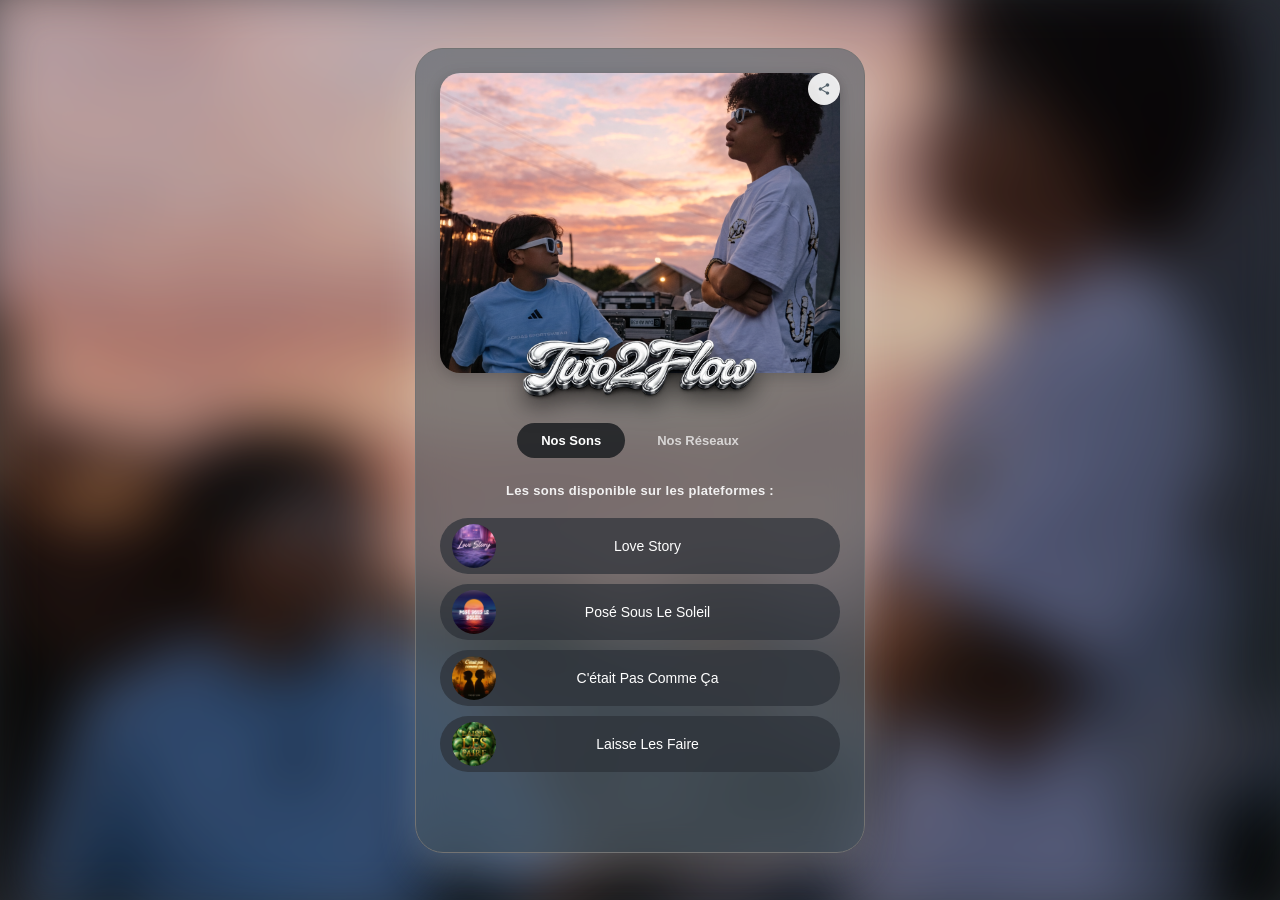
<file: index.html>
<!DOCTYPE html>
<html lang="fr">
<head>
    <meta charset="UTF-8">
    <meta name="viewport" content="width=device-width, initial-scale=1.0">
    <title>Two2Flow - Liens</title>
    <link rel="stylesheet" href="style.css">
</head>
<body>

    <div class="container">
        
        <button class="share-btn">
            <svg viewBox="0 0 24 24"><path d="M18 16.08c-.76 0-1.44.3-1.96.77L8.91 12.7c.05-.23.09-.46.09-.7s-.04-.47-.09-.7l7.05-4.11c.54.5 1.25.81 2.04.81 1.66 0 3-1.34 3-3s-1.34-3-3-3-3 1.34-3 3c0 .24.04.47.09.7L8.04 9.81C7.5 9.31 6.79 9 6 9c-1.66 0-3 1.34-3 3s1.34 3 3 3c.79 0 1.5-.31 2.04-.81l7.12 4.16c-.05.21-.08.43-.08.65 0 1.61 1.31 2.92 2.92 2.92 1.61 0 2.92-1.31 2.92-2.92s-1.31-2.92-2.92-2.92z"/></svg>
        </button>

        <div class="profile-section">
            <img src="profile_two2flow.png" alt="Photo de fond" class="profile-bg-img">
            <img src="logo_two2flow.png" alt="Two2Flow" class="profile-logo">
        </div>

        <div class="tabs">
            <a href="/" class="tab active" style="text-decoration: none; display: inline-block; line-height: normal;">Nos Sons</a>
            <a href="/nosreseaux/" class="tab" style="text-decoration: none; display: inline-block; line-height: normal;">Nos Réseaux</a>
        </div>

        <h2 class="subtitle">Les sons disponible sur les plateformes :</h2>

        <div class="links-list">
            <a href="https://distrokid.com/hyperfollow/two2flow/love-story" class="link-item">
                <img src="miniature-love-story.png" alt="Love Story" class="music-img">
                <span class="link-text">Love Story</span>
            </a>

            <a href="https://distrokid.com/hyperfollow/two2flow/pos-sous-le-soleil" class="link-item">
                <img src="miniature-pose-sous-le-soleil.png" alt="Posé Sous Le Soleil" class="music-img">
                <span class="link-text">Posé Sous Le Soleil</span>
            </a>

            <a href="https://distrokid.com/hyperfollow/two2flow/ctait-pas-comme-a-2" class="link-item">
                <img src="miniature-c-etait-pas-comme-ca.png" alt="C'était Pas Comme Ça" class="music-img">
                <span class="link-text">C'était Pas Comme Ça</span>
            </a>

            <a href="https://distrokid.com/hyperfollow/two2flow/laisse-les-faire" class="link-item">
                <img src="miniature-laisse-les-faire.png" alt="Laisse Les Faire" class="music-img">
                <span class="link-text">Laisse Les Faire</span>
            </a>
        </div>

    </div>
</div> <script>
        // On cible le bouton de partage
        const shareBtn = document.querySelector('.share-btn');

        // On écoute le clic sur le bouton
        shareBtn.addEventListener('click', async () => {
            // Les infos qu'on va partager
            const shareData = {
                title: 'Two2Flow',
                text: 'Découvrez tous nos sons et réseaux !',
                url: window.location.href // Récupère l'URL automatique de ta page
            };

            // On vérifie si le navigateur supporte le partage natif (surtout sur mobile)
            if (navigator.share) {
                try {
                    await navigator.share(shareData);
                } catch (err) {
                    console.log('Partage annulé ou erreur :', err);
                }
            } else {
                // Si non supporté, on copie le lien en plan B
                navigator.clipboard.writeText(window.location.href);
                alert('Le lien du site a été copié dans le presse-papier !');
            }
        });
    </script>

</body>
</html>
</body>
</html>
</file>
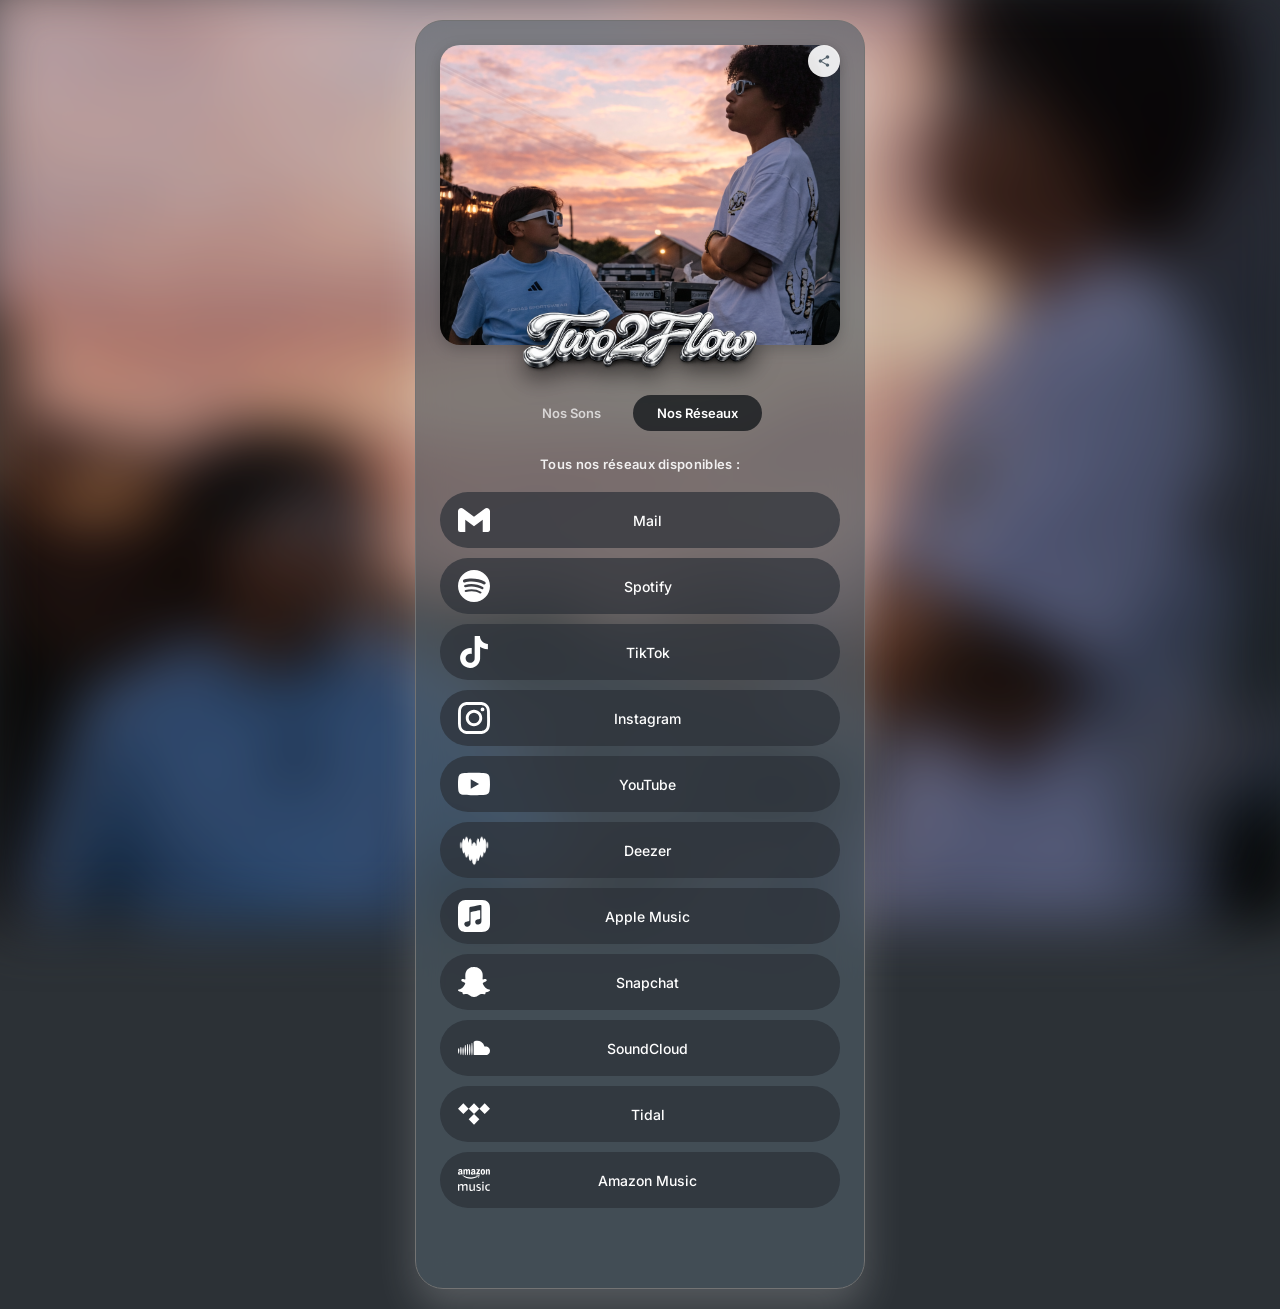
<file: nosreseaux/index.html>
<!DOCTYPE html>
<html lang="fr">
<head>
    <meta charset="UTF-8">
    <meta name="viewport" content="width=device-width, initial-scale=1.0">
    <title>Two2Flow - Nos Réseaux</title>
    <link rel="icon" type="image/png" href="profile_two2flow.png">
    <link rel="preconnect" href="https://fonts.googleapis.com">
    <link rel="preconnect" href="https://fonts.gstatic.com" crossorigin>
    <link href="https://fonts.googleapis.com/css2?family=Inter:wght@400;500;600;700&display=swap" rel="stylesheet">
    <link rel="stylesheet" href="style.css">
</head>
<body>

    <div class="container">
        
        <button class="share-btn">
            <svg viewBox="0 0 24 24"><path d="M18 16.08c-.76 0-1.44.3-1.96.77L8.91 12.7c.05-.23.09-.46.09-.7s-.04-.47-.09-.7l7.05-4.11c.54.5 1.25.81 2.04.81 1.66 0 3-1.34 3-3s-1.34-3-3-3-3 1.34-3 3c0 .24.04.47.09.7L8.04 9.81C7.5 9.31 6.79 9 6 9c-1.66 0-3 1.34-3 3s1.34 3 3 3c.79 0 1.5-.31 2.04-.81l7.12 4.16c-.05.21-.08.43-.08.65 0 1.61 1.31 2.92 2.92 2.92 1.61 0 2.92-1.31 2.92-2.92s-1.31-2.92-2.92-2.92z"/></svg>
        </button>

        <div class="profile-section">
            <img src="profile_two2flow.png" alt="Photo de fond" class="profile-bg-img">
            <img src="logo_two2flow.png" alt="Two2Flow" class="profile-logo">
        </div>

        <div class="tabs">
            <a href="/" class="tab" style="text-decoration: none; display: inline-block; line-height: normal;">Nos Sons</a>
            <a href="/nosreseaux/" class="tab active" style="text-decoration: none; display: inline-block; line-height: normal;">Nos Réseaux</a>
        </div>

        <h2 class="subtitle">Tous nos réseaux disponibles :</h2>

        <div class="links-list">
            <a href="mailto:two2flow.contact@gmail.com" class="link-item">
                <img src="gmail.svg" alt="" class="social-img">
                <span class="link-text">Mail</span>
            </a>

            <a href="https://open.spotify.com/intl-fr/artist/1KoELF46r0lbtlws05PdfT?si=xZ7K8CrxSB6BoHri5swxLQ" class="link-item">
                <img src="spotify.svg" alt="" class="social-img">
                <span class="link-text">Spotify</span>
            </a>

            <a href="https://www.tiktok.com/@two2flow" class="link-item">
                <img src="tiktok.svg" alt="" class="social-img">
                <span class="link-text">TikTok</span>
            </a>

            <a href="https://www.instagram.com/two2flow/" class="link-item">
                <img src="instagram.svg" alt="" class="social-img">
                <span class="link-text">Instagram</span>
            </a>

            <a href="https://www.youtube.com/channel/UCngskKeC9wstImOdrPolRLw" class="link-item">
                <img src="youtube.svg" alt="" class="social-img">
                <span class="link-text">YouTube</span>
            </a>

            <a href="https://dzr.page.link/a189Lf84WXCwNemp6" class="link-item">
                <img src="deezer.webp" alt="" class="social-img">
                <span class="link-text">Deezer</span>
            </a>

            <a href="https://music.apple.com/fr/artist/two2flow/1820020308?at=1000l3bbu&itscg=30200&itsct=music_box_link&ls=1&app=music" class="link-item">
                <img src="applemusic.svg" alt="" class="social-img">
                <span class="link-text">Apple Music</span>
            </a>

            <a href="https://www.snapchat.com/add/two2flow" class="link-item">
                <img src="snapchat.svg" alt="" class="social-img">
                <span class="link-text">Snapchat</span>
            </a>

            <a href="https://on.soundcloud.com/HpaL9BOyKHbkd54RZ2" class="link-item">
                <img src="soundcloud.svg" alt="" class="social-img">
                <span class="link-text">SoundCloud</span>
            </a>

            <a href="https://tidal.com/browse/artist/62017390" class="link-item">
                <img src="tidal.svg" alt="" class="social-img">
                <span class="link-text">Tidal</span>
            </a>

            <a href="https://music.amazon.fr/artists/B0FCVTDG37/two2flow" class="link-item">
                <img src="amazonmusic.svg" alt="" class="social-img">
                <span class="link-text">Amazon Music</span>
            </a>
        </div>


    </div>
</div> <script>
        // On cible le bouton de partage
        const shareBtn = document.querySelector('.share-btn');

        // On écoute le clic sur le bouton
        shareBtn.addEventListener('click', async () => {
            // Les infos qu'on va partager
            const shareData = {
                title: 'Two2Flow',
                text: 'Découvrez tous nos sons et réseaux !',
                url: window.location.href // Récupère l'URL automatique de ta page
            };

            // On vérifie si le navigateur supporte le partage natif (surtout sur mobile)
            if (navigator.share) {
                try {
                    await navigator.share(shareData);
                } catch (err) {
                    console.log('Partage annulé ou erreur :', err);
                }
            } else {
                // Si non supporté, on copie le lien en plan B
                navigator.clipboard.writeText(window.location.href);
                alert('Le lien du site a été copié dans le presse-papier !');
            }
        });
    </script>

</body>
</html>
</body>
</html>
</file>
<file: style.css>
/* === RESET & POLICES === */
* {
    margin: 0;
    padding: 0;
    box-sizing: border-box;
    /* Utilisation de la nouvelle police Inter */
    font-family: 'Inter', -apple-system, BlinkMacSystemFont, sans-serif;
}

/* === FOND DE LA PAGE AVEC VRAI FLOU === */
body {
    position: relative;
    min-height: 100vh;
    display: flex;
    justify-content: center;
    align-items: center;
    padding: 20px;
    background-color: #2c3136; /* Couleur de secours */
    overflow-x: hidden;
}

/* L'astuce pour flouter le fond sans flouter le reste */
body::before {
    content: "";
    position: fixed;
    top: -20px; left: -20px; right: -20px; bottom: -20px; /* Dépasse pour éviter les bords nets */
    /* REMET TON IMAGE DE FOND ICI */
    background-image: url('profile_two2flow.png'); 
    background-size: cover;
    background-position: center;
    filter: blur(30px) brightness(0.8); /* Flou puissant + on assombrit un peu */
    z-index: -1;
}

/* === CONTENEUR PRINCIPAL (Effet Glassmorphism) === */
.container {
    background-color: rgba(83, 97, 107, 0.6); 
    backdrop-filter: blur(15px); 
    -webkit-backdrop-filter: blur(15px);
    width: 100%;
    max-width: 450px; 
    border-radius: 28px;
    
    /* NOUVELLE BORDURE : Plus épaisse (4px) et gris très foncé/opaque */
    border: 1px solid #737373; 
    
    padding: 24px 24px 40px 24px;
    position: relative;
    box-shadow: 0 20px 40px rgba(255, 255, 255, 0.2); 
    text-align: center;
}
/* === BOUTON PARTAGE === */
.share-btn {
    position: absolute;
    top: 24px;
    right: 24px;
    background: rgba(255, 255, 255, 0.9);
    border: none;
    border-radius: 50%;
    width: 32px;
    height: 32px;
    display: flex;
    justify-content: center;
    align-items: center;
    cursor: pointer;
    z-index: 10;
    box-shadow: 0 2px 10px rgba(0,0,0,0.1);
    transition: transform 0.2s ease;
}

.share-btn:hover {
    transform: scale(1.05);
}

.share-btn svg {
    width: 14px;
    height: 14px;
    fill: #53616b;
}

/* === SECTION PROFIL === */
.profile-section {
    position: relative;
    width: 100%;
    height: 300px;
    margin-bottom: 50px; /* On augmente la marge pour laisser la place au logo */
    /* On a supprimé overflow: hidden ici pour ne plus couper le logo ! */
}

.profile-bg-img {
    width: 100%;
    height: 100%;
    object-fit: cover;
    border-radius: 20px; /* On met l'arrondi directement sur l'image */
    box-shadow: 0 4px 15px rgba(0,0,0,0.2);
}

.profile-logo {
    position: absolute;
    bottom: -30px; /* On le descend plus bas (tu peux modifier ce chiffre) */
    left: 50%;
    transform: translateX(-50%);
    width: 85%;
    max-width: 240px;
    filter: drop-shadow(0px 8px 12px rgba(0,0,0,0.6));
    z-index: 5; /* Assure que le logo passe bien par-dessus tout le reste */
}

/* === ONGLETS === */
.tabs {
    display: flex;
    justify-content: center;
    gap: 8px;
    margin-bottom: 25px;
}

.tab {
    padding: 10px 24px;
    border-radius: 25px;
    font-size: 13px;
    font-weight: 600;
    color: rgba(255, 255, 255, 0.7);
    background: transparent;
    border: none;
    cursor: pointer;
    transition: all 0.2s ease;
}

.tab.active {
    background-color: rgba(20, 24, 28, 0.8);
    color: white;
}

/* === TEXTE === */
.subtitle {
    color: rgba(255, 255, 255, 0.9);
    font-size: 13px;
    font-weight: 600;
    margin-bottom: 20px;
    letter-spacing: 0.3px;
}

/* === LISTE DES LIENS === */
.links-list {
    display: flex;
    flex-direction: column;
    gap: 10px;
    margin-bottom: 40px;
}

.link-item {
    display: flex;
    align-items: center;
    background-color: rgba(43, 49, 56, 0.7); /* Fond plus transparent */
    /* MODIFICATION ICI : Bordure plus épaisse (2px) et plus foncée */
    border: none; 
    border-radius: 40px;
    padding: 6px 12px;
    text-decoration: none;
    color: white;
    font-weight: 500; /* Police moins épaisse */
    font-size: 14px;
    transition: all 0.2s ease;
}

.link-item:hover {
    transform: scale(1.015);
    background-color: rgba(43, 49, 56, 0.9);
    /* MODIFICATION ICI : Bordure encore plus foncée au survol pour le contraste */
    border-color: rgba(25, 30, 35, 0.8); 
}

/* === POUR LA PAGE NOS SONS (Miniatures rondes) === */
.music-img {
    width: 44px;
    height: 44px;
    border-radius: 50%; /* Remet l'arrondi parfait */
    object-fit: cover;  /* Remplit le cercle sans déformer */
    margin-right: 15px;
}

/* === POUR LA PAGE NOS RÉSEAUX (Icônes SVG ajustées) === */
.social-img {
    width: 44px;
    height: 44px;
    object-fit: contain; /* Empêche de rogner les logos */
    padding: 6px;        /* Laisse respirer le logo */
    margin-right: 15px;
    filter: brightness(0) invert(1); /* Rend le SVG blanc */
}

.link-text {
    flex-grow: 1;
    text-align: center;
    padding-right: 44px; /* Compense la largeur de l'image pour un centrage parfait */
}

/* === PIED DE PAGE === */
.footer {
    display: flex;
    justify-content: center;
    align-items: center;
    gap: 8px;
    color: rgba(255, 255, 255, 0.8);
    font-weight: 600;
    font-size: 15px;
}

.footer img {
    width: 100px;
    height: 28px;
    opacity: 0.9;
}
</file>
<file: nosreseaux/style.css>
/* === RESET & POLICES === */
* {
    margin: 0;
    padding: 0;
    box-sizing: border-box;
    /* Utilisation de la nouvelle police Inter */
    font-family: 'Inter', -apple-system, BlinkMacSystemFont, sans-serif;
}

/* === FOND DE LA PAGE AVEC VRAI FLOU === */
body {
    position: relative;
    min-height: 100vh;
    display: flex;
    justify-content: center;
    align-items: center;
    padding: 20px;
    background-color: #2c3136; /* Couleur de secours */
    overflow-x: hidden;
}

/* L'astuce pour flouter le fond sans flouter le reste */
body::before {
    content: "";
    position: fixed;
    top: -20px; left: -20px; right: -20px; bottom: -20px; /* Dépasse pour éviter les bords nets */
    /* REMET TON IMAGE DE FOND ICI */
    background-image: url('profile_two2flow.png'); 
    background-size: cover;
    background-position: center;
    filter: blur(30px) brightness(0.8); /* Flou puissant + on assombrit un peu */
    z-index: -1;
}

/* === CONTENEUR PRINCIPAL (Effet Glassmorphism) === */
.container {
    background-color: rgba(83, 97, 107, 0.6); 
    backdrop-filter: blur(15px); 
    -webkit-backdrop-filter: blur(15px);
    width: 100%;
    max-width: 450px; 
    border-radius: 28px;
    
    /* NOUVELLE BORDURE : Plus épaisse (4px) et gris très foncé/opaque */
    border: 1px solid #737373; 
    
    padding: 24px 24px 40px 24px;
    position: relative;
    box-shadow: 0 20px 40px rgba(255, 255, 255, 0.2); 
    text-align: center;
}
/* === BOUTON PARTAGE === */
.share-btn {
    position: absolute;
    top: 24px;
    right: 24px;
    background: rgba(255, 255, 255, 0.9);
    border: none;
    border-radius: 50%;
    width: 32px;
    height: 32px;
    display: flex;
    justify-content: center;
    align-items: center;
    cursor: pointer;
    z-index: 10;
    box-shadow: 0 2px 10px rgba(0,0,0,0.1);
    transition: transform 0.2s ease;
}

.share-btn:hover {
    transform: scale(1.05);
}

.share-btn svg {
    width: 14px;
    height: 14px;
    fill: #53616b;
}

/* === SECTION PROFIL === */
.profile-section {
    position: relative;
    width: 100%;
    height: 300px;
    margin-bottom: 50px; /* On augmente la marge pour laisser la place au logo */
    /* On a supprimé overflow: hidden ici pour ne plus couper le logo ! */
}

.profile-bg-img {
    width: 100%;
    height: 100%;
    object-fit: cover;
    border-radius: 20px; /* On met l'arrondi directement sur l'image */
    box-shadow: 0 4px 15px rgba(0,0,0,0.2);
}

.profile-logo {
    position: absolute;
    bottom: -30px; /* On le descend plus bas (tu peux modifier ce chiffre) */
    left: 50%;
    transform: translateX(-50%);
    width: 85%;
    max-width: 240px;
    filter: drop-shadow(0px 8px 12px rgba(0,0,0,0.6));
    z-index: 5; /* Assure que le logo passe bien par-dessus tout le reste */
}

/* === ONGLETS === */
.tabs {
    display: flex;
    justify-content: center;
    gap: 8px;
    margin-bottom: 25px;
}

.tab {
    padding: 10px 24px;
    border-radius: 25px;
    font-size: 13px;
    font-weight: 600;
    color: rgba(255, 255, 255, 0.7);
    background: transparent;
    border: none;
    cursor: pointer;
    transition: all 0.2s ease;
}

.tab.active {
    background-color: rgba(20, 24, 28, 0.8);
    color: white;
}

/* === TEXTE === */
.subtitle {
    color: rgba(255, 255, 255, 0.9);
    font-size: 13px;
    font-weight: 600;
    margin-bottom: 20px;
    letter-spacing: 0.3px;
}

/* === LISTE DES LIENS === */
.links-list {
    display: flex;
    flex-direction: column;
    gap: 10px;
    margin-bottom: 40px;
}

.link-item {
    display: flex;
    align-items: center;
    background-color: rgba(43, 49, 56, 0.7); /* Fond plus transparent */
    /* MODIFICATION ICI : Bordure plus épaisse (2px) et plus foncée */
    border: none; 
    border-radius: 40px;
    padding: 6px 12px;
    text-decoration: none;
    color: white;
    font-weight: 500; /* Police moins épaisse */
    font-size: 14px;
    transition: all 0.2s ease;
}

.link-item:hover {
    transform: scale(1.015);
    background-color: rgba(43, 49, 56, 0.9);
    /* MODIFICATION ICI : Bordure encore plus foncée au survol pour le contraste */
    border-color: rgba(25, 30, 35, 0.8); 
}

/* === POUR LA PAGE NOS SONS (Miniatures rondes) === */
.music-img {
    width: 44px;
    height: 44px;
    border-radius: 50%; /* Remet l'arrondi parfait */
    object-fit: cover;  /* Remplit le cercle sans déformer */
    margin-right: 15px;
}

/* === POUR LA PAGE NOS RÉSEAUX (Icônes SVG ajustées) === */
.social-img {
    width: 44px;
    height: 44px;
    object-fit: contain; /* Empêche de rogner les logos */
    padding: 6px;        /* Laisse respirer le logo */
    margin-right: 15px;
    filter: brightness(0) invert(1); /* Rend le SVG blanc */
}

.link-text {
    flex-grow: 1;
    text-align: center;
    padding-right: 44px; /* Compense la largeur de l'image pour un centrage parfait */
}

/* === PIED DE PAGE === */
.footer {
    display: flex;
    justify-content: center;
    align-items: center;
    gap: 8px;
    color: rgba(255, 255, 255, 0.8);
    font-weight: 600;
    font-size: 15px;
}

.footer img {
    width: 100px;
    height: 28px;
    opacity: 0.9;
}
</file>
